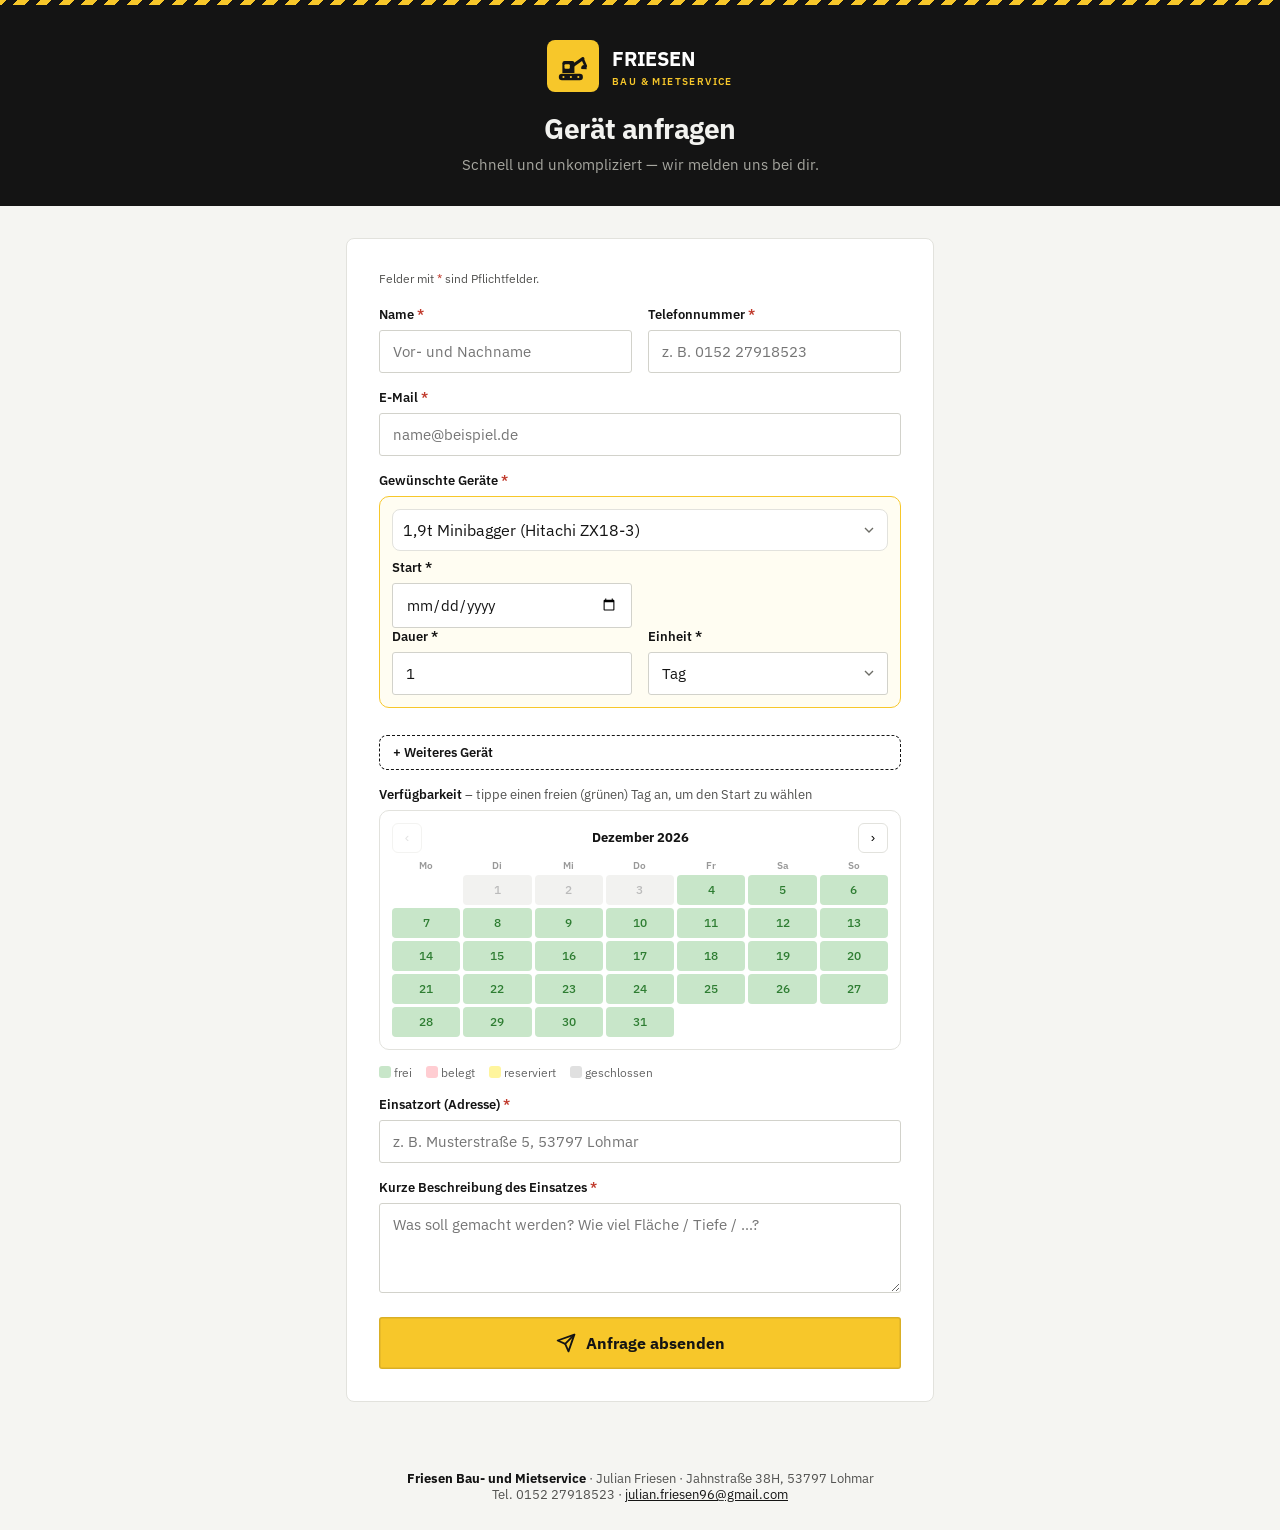
<file: project/contact.html>
<!DOCTYPE html>
<html lang="de">
<head>
<meta charset="utf-8"/>
<meta name="viewport" content="width=device-width, initial-scale=1, viewport-fit=cover"/>
<title>Anfrage stellen — Friesen Bau- &amp; Mietservice</title>
<link rel="icon" type="image/svg+xml" href="favicon.svg"/>
<link rel="apple-touch-icon" href="apple-touch-icon.png"/>
<meta name="theme-color" content="#141414"/>
<meta name="apple-mobile-web-app-capable" content="yes"/>
<meta name="apple-mobile-web-app-title" content="Friesen"/>
<link rel="stylesheet" href="app/theme.css"/>
<style>
  *{box-sizing:border-box;margin:0;padding:0}
  body{font-family:var(--sans);background:var(--paper-2);color:var(--ink);-webkit-font-smoothing:antialiased}
  ::selection{background:var(--yellow);color:var(--ink)}
  .page{min-height:100vh;display:flex;flex-direction:column}

  /* Hero header */
  .hero{background:var(--ink);padding:40px 24px 32px;text-align:center;position:relative;overflow:hidden}
  .hero::before{content:'';position:absolute;top:0;left:0;right:0;height:5px;background-image:repeating-linear-gradient(-45deg,var(--ink) 0 8px,var(--yellow) 8px 16px)}
  .hero-logo{display:inline-flex;align-items:center;gap:13px;margin-bottom:22px}
  .hero-badge{width:52px;height:52px;background:var(--yellow);border-radius:8px;display:grid;place-items:center}
  .hero-name{text-align:left}
  .hero-name h1{color:#fff;font-size:20px;font-weight:700;letter-spacing:-0.01em}
  .hero-name p{color:var(--yellow);font-size:10px;font-weight:600;letter-spacing:.14em;text-transform:uppercase;margin-top:3px}
  .hero-tagline{color:var(--on-dark);font-size:28px;font-weight:700;letter-spacing:-0.02em;line-height:1.1;margin:0}
  .hero-sub{color:var(--on-dark-muted);font-size:15px;margin-top:10px}

  /* Form card */
  .card{background:var(--paper);border:1.5px solid var(--line);border-radius:8px;padding:32px;max-width:620px;width:100%;margin:32px auto}
  .form-grid{display:grid;grid-template-columns:1fr 1fr;gap:16px}
  @media(max-width:560px){.form-grid{grid-template-columns:1fr}.card{padding:20px;margin:16px}}
  .field{display:flex;flex-direction:column;gap:7px}
  .field label{font-size:13px;font-weight:600}
  .field label span{color:var(--danger)}
  input,select,textarea{font:inherit;font-size:14.5px;padding:11px 13px;border:1.5px solid var(--line-2);border-radius:var(--r);background:var(--paper);color:var(--ink);width:100%;outline:none;transition:border-color .12s}
  input:focus,select:focus,textarea:focus{border-color:var(--ink)}
  textarea{resize:vertical;min-height:90px}
  select{appearance:none;background-image:url("data:image/svg+xml,%3Csvg xmlns='http://www.w3.org/2000/svg' width='16' height='16' viewBox='0 0 24 24' fill='none' stroke='%236C6C66' stroke-width='2'%3E%3Cpath d='M6 9l6 6 6-6'/%3E%3C/svg%3E");background-repeat:no-repeat;background-position:right 10px center;padding-right:34px}

  .btn-primary{display:flex;align-items:center;justify-content:center;gap:10px;width:100%;padding:16px;background:var(--yellow);color:var(--ink);border:none;border-radius:var(--r);font:inherit;font-size:16px;font-weight:700;cursor:pointer;box-shadow:inset 0 0 0 1.5px rgba(0,0,0,.12);transition:filter .12s}
  .btn-primary:hover{filter:brightness(1.06)}
  .btn-primary:active{transform:translateY(1px)}
  .btn-primary:disabled{opacity:.5;cursor:not-allowed}

  .divider{display:flex;align-items:center;gap:12px;color:var(--muted);font-size:12px;margin:6px 0}
  .divider::before,.divider::after{content:'';flex:1;height:1px;background:var(--line)}

  .success{text-align:center;padding:40px 24px}
  .success-icon{width:72px;height:72px;background:var(--yellow);border-radius:12px;display:grid;place-items:center;margin:0 auto 18px}
  .success h2{font-size:22px;font-weight:700;letter-spacing:-0.01em}
  .success p{color:var(--muted);font-size:15px;margin-top:8px}
  .success .wa-btn{display:inline-flex;align-items:center;gap:10px;margin-top:22px;padding:14px 24px;background:#25D366;color:#fff;border-radius:var(--r);font:inherit;font-size:15px;font-weight:700;text-decoration:none}

  .footer{text-align:center;padding:28px 16px;color:var(--muted);font-size:12.5px}
  .footer b{color:var(--ink)}
  .hint{font-size:12px;color:var(--muted);margin-top:4px}
  .required-note{font-size:12px;color:var(--muted);margin-bottom:20px}
</style>
</head>
<body>
<div class="page">
  <div class="hero">
    <div class="hero-logo">
      <div class="hero-badge">
        <!-- Bagger SVG -->
        <svg width="34" height="34" viewBox="0 0 48 48" fill="none" aria-hidden="true">
          <rect x="4" y="35" width="34" height="9" rx="4.5" fill="#141414"/>
          <circle cx="10.5" cy="39.5" r="1.5" fill="#F7C72A"/>
          <circle cx="21" cy="39.5" r="1.5" fill="#F7C72A"/>
          <circle cx="31.5" cy="39.5" r="1.5" fill="#F7C72A"/>
          <path d="M9 20 q0-3.2 3.2-3.2 H23 q3 0 3 3 V34 H9 Z" fill="#141414"/>
          <rect x="12" y="21.5" width="7.5" height="6.5" rx="1.4" fill="#F7C72A"/>
          <path d="M24.5 23 L38 13.5" stroke="#141414" stroke-width="4.4" stroke-linecap="round"/>
          <path d="M37.5 14 L42 24" stroke="#141414" stroke-width="3.8" stroke-linecap="round"/>
          <path d="M38.5 22.5 q5.5 0.5 4.8 6.2 l-7.6 -0.6 q-1-3.6 2.8-5.6 Z" fill="#141414"/>
        </svg>
      </div>
      <div class="hero-name">
        <h1>FRIESEN</h1>
        <p>Bau &amp; Mietservice</p>
      </div>
    </div>
    <p class="hero-tagline">Gerät anfragen</p>
    <p class="hero-sub">Schnell und unkompliziert — wir melden uns bei dir.</p>
  </div>

  <div id="formWrap" style="max-width:620px;width:100%;margin:0 auto;padding:0 16px 8px">
    <div class="card">
      <p class="required-note">Felder mit <span style="color:var(--danger)">*</span> sind Pflichtfelder.</p>
      <form id="anfrage" novalidate>
        <div class="form-grid" style="margin-bottom:16px">
          <div class="field">
            <label for="name">Name <span>*</span></label>
            <input id="name" name="name" type="text" placeholder="Vor- und Nachname" required autocomplete="name"/>
          </div>
          <div class="field">
            <label for="phone">Telefonnummer <span>*</span></label>
            <input id="phone" name="phone" type="tel" placeholder="z. B. 0152 27918523" required autocomplete="tel"/>
          </div>
        </div>
        <div class="field" style="margin-bottom:16px">
          <label for="email">E-Mail <span>*</span></label>
          <input id="email" name="email" type="email" placeholder="name@beispiel.de" required autocomplete="email"/>
        </div>
        <div class="field" style="margin-bottom:16px">
          <label>Gewünschte Geräte <span>*</span></label>
          <div id="geraeteRows"></div>
          <button type="button" id="addGeraet" style="margin-top:10px;display:inline-flex;align-items:center;gap:6px;padding:8px 13px;border:1px dashed var(--ink);border-radius:8px;background:transparent;cursor:pointer;font:inherit;font-size:13px;font-weight:600;color:var(--ink)">+ Weiteres Gerät</button>
        </div>
        <div class="field" style="margin-bottom:16px">
          <label>Verfügbarkeit <span id="calHint" style="font-weight:400;color:var(--muted)">– tippe einen freien (grünen) Tag an, um den Start zu wählen</span></label>
          <div id="calWrap" style="border:1px solid #E2E2DD;border-radius:10px;padding:12px;background:#fff;font-size:12px">Bitte zuerst ein Gerät wählen.</div>
          <div style="display:flex;gap:14px;flex-wrap:wrap;font-size:12px;color:#666;margin-top:8px">
            <span><span style="display:inline-block;width:12px;height:12px;border-radius:3px;background:#C8E6C9;vertical-align:-1px"></span> frei</span>
            <span><span style="display:inline-block;width:12px;height:12px;border-radius:3px;background:#FFCDD2;vertical-align:-1px"></span> belegt</span>
            <span><span style="display:inline-block;width:12px;height:12px;border-radius:3px;background:#FFF59D;vertical-align:-1px"></span> reserviert</span>
            <span><span style="display:inline-block;width:12px;height:12px;border-radius:3px;background:#E0E0E0;vertical-align:-1px"></span> geschlossen</span>
          </div>
        </div>
        <div class="field" style="margin-bottom:16px">
          <label for="ort">Einsatzort (Adresse) <span>*</span></label>
          <input id="ort" name="ort" type="text" placeholder="z. B. Musterstraße 5, 53797 Lohmar" required autocomplete="street-address"/>
        </div>
        <div class="field" style="margin-bottom:24px">
          <label for="nachricht">Kurze Beschreibung des Einsatzes <span>*</span></label>
          <textarea id="nachricht" name="nachricht" placeholder="Was soll gemacht werden? Wie viel Fläche / Tiefe / …?" required></textarea>
        </div>
        <button type="submit" class="btn-primary" id="submitBtn">
          <svg width="20" height="20" viewBox="0 0 24 24" fill="none" stroke="currentColor" stroke-width="2.2" stroke-linecap="round" stroke-linejoin="round"><path d="M22 2L11 13"/><path d="M22 2L15 22l-4-9-9-4 20-7z"/></svg>
          Anfrage absenden
        </button>
      </form>
    </div>
  </div>

  <!-- Success state (hidden until submit) -->
  <div id="successWrap" style="display:none;max-width:620px;width:100%;margin:0 auto;padding:0 16px">
    <div class="card">
      <div class="success">
        <div class="success-icon">
          <svg width="36" height="36" viewBox="0 0 24 24" fill="none" stroke="#141414" stroke-width="2.4" stroke-linecap="round" stroke-linejoin="round"><path d="M20 6L9 17l-5-5"/></svg>
        </div>
        <h2>Anfrage eingegangen!</h2>
        <p>Wir haben deine Anfrage erhalten und melden uns schnellstmöglich bei dir.</p>
      </div>
    </div>
  </div>

  <div class="footer">
    <b>Friesen Bau- und Mietservice</b> · Julian Friesen · Jahnstraße 38H, 53797 Lohmar<br/>
    Tel. 0152 27918523 · <a href="mailto:julian.friesen96@gmail.com" style="color:var(--ink)">julian.friesen96@gmail.com</a>
  </div>
</div>

<script>
// Load device list from localStorage or use defaults
const GERAETE_DEFAULT = [
  { id:'bagger',    name:'1,9t Minibagger (Hitachi ZX18-3)' },
  { id:'anhaenger', name:'Plateauanhänger (2.700 kg)' },
  { id:'ruettler',  name:'Betonrüttler' },
];
function loadGeraete() {
  try {
    const db = JSON.parse(localStorage.getItem('friesen_db_v4') || '{}');
    const fl = (db.flotte || []).filter(g => g.kat === 'Maschine' || g.kat === 'Transport');
    return fl.length ? fl : GERAETE_DEFAULT;
  } catch(e) { return GERAETE_DEFAULT; }
}
const geraete = loadGeraete();

// ---- Gerätabhängige Mietdauer (Startdatum + Dauer + Einheit → Enddatum) ----
function geraetById(id){ return geraete.find(g => g.id === id); }
// Wählbare Einheiten = die echten Tarif-Einheiten des Geräts (z. B. Bagger ['Tag'],
// Anhänger ['4 Stunden','8 Stunden','Tag']). Keine kleinere/freie Auswahl.
function verfuegbareEinheiten(g){
  const tar = (g && g.tarif) || [];
  const u = tar.map(t => t.einheit).filter(e => /tag|stunde/i.test(e));
  return u.length ? u : ['Tag'];
}
function addDaysIso(iso, k){ const [y,m,d] = iso.split('-').map(Number); const dt = new Date(y, m-1, d+k); const p = x => String(x).padStart(2,'0'); return dt.getFullYear()+'-'+p(dt.getMonth()+1)+'-'+p(dt.getDate()); }
// Enddatum berechnen – identisch zur App ('Anfrage erstellen'): geschlossene Wochentage zählen bei Tagen nicht mit.
function berechneEnde(von, vonZeit, menge, einheit){
  const n = Math.max(1, Number(menge) || 1);
  if (!von) return { bis: von, bisZeit: vonZeit || '17:00' };
  const db = calDB();
  const mw = db.settings && db.settings.mietWochentage;
  const istMiettag = (iso) => { if (!Array.isArray(mw)) return true; return mw[new Date(iso+'T00:00:00').getDay()] !== false; };
  const stdMatch = /^(\d+)\s*Stunden$/i.exec(String(einheit || ''));
  if (einheit === 'Stunden' || stdMatch) {
    const blockH = stdMatch ? Number(stdMatch[1]) : n;
    const [h, m] = (vonZeit || '08:00').split(':').map(Number);
    const total = h*60 + m + blockH*60;
    const extraDays = Math.floor(total/(24*60));
    const rest = ((total % (24*60)) + 24*60) % (24*60);
    const p = (x) => String(x).padStart(2,'0');
    return { bis: addDaysIso(von, extraDays), bisZeit: p(Math.floor(rest/60)) + ':' + p(rest%60) };
  }
  let cur = von;
  for (let i=0; i<n; i++){ cur = addDaysIso(cur, 1); let guard=0; while(!istMiettag(cur) && guard<31){ cur = addDaysIso(cur, 1); guard++; } }
  return { bis: cur, bisZeit: '17:00' };
}
function fmtDE(iso){ if(!iso) return '—'; const [y,m,d]=iso.split('-'); return d+'.'+m+'.'+y; }
// Prüft, ob im gewünschten Zeitraum [von..bis] ein belegter/reservierter Tag liegt (→ nicht buchbar)
function bereichKonflikt(gid, von, bis){
  if (!gid || !von || !bis) return null;
  const db = calDB();
  const now = new Date(); const todayIso = isoOf(now.getFullYear(), now.getMonth(), now.getDate());
  let cur = von;
  for (let guard=0; guard<400 && cur<=bis; guard++){
    const st = dayStatus(db, gid, cur, todayIso);
    if (st === 'belegt' || st === 'reserviert') return { tag: cur, status: st };
    cur = addDaysIso(cur, 1);
  }
  return null;
}
// ---- Mehrere Geräte je Anfrage: dynamische Zeilen + geteilter Verfügbarkeitskalender ----
let rows = [{ geraetId: (geraete[0] && geraete[0].id) || '', von: '', vonZeit: '08:00', dauer: '1', einheit: 'Tage' }];
let activeRow = 0;
let activeBis = '';
function rowEinheiten(gid){ return verfuegbareEinheiten(geraetById(gid)); }
function renderRows(){
  const wrap = document.getElementById('geraeteRows');
  wrap.innerHTML = '';
  rows.forEach((r, i) => {
    const opts = rowEinheiten(r.geraetId);
    if (opts.indexOf(r.einheit) < 0) r.einheit = opts[0];
    const istStd = /stunden/i.test(r.einheit);   // Stunden-Block → feste Dauer 1
    if (istStd) r.dauer = '1';
    const ende = (r.von && r.dauer) ? berechneEnde(r.von, r.vonZeit, r.dauer, r.einheit) : null;
    const konflikt = ende ? bereichKonflikt(r.geraetId, r.von, ende.bis) : null;
    const card = document.createElement('div');
    card.style.cssText = 'border:1px solid '+(i===activeRow?'#F7C72A':'#E2E2DD')+';border-radius:10px;padding:12px;margin-bottom:10px;background:'+(i===activeRow?'#FFFDF2':'#fff')+';cursor:pointer';
    card.addEventListener('click', () => { if (activeRow!==i){ activeRow=i; renderRows(); renderCal(); } });
    let h = '<div style="display:flex;gap:8px;align-items:center;margin-bottom:8px">';
    h += '<select class="r-geraet" style="flex:1;padding:10px;border:1px solid #E2E2DD;border-radius:8px;font:inherit">'+geraete.map(g=>'<option value="'+g.id+'"'+(g.id===r.geraetId?' selected':'')+'>'+g.name+'</option>').join('')+'</select>';
    if (rows.length>1) h += '<button type="button" class="r-del" title="Entfernen" style="flex:0 0 auto;width:40px;height:40px;border:1px solid #E2E2DD;border-radius:8px;background:#fff;cursor:pointer;font-size:15px">✕</button>';
    h += '</div><div class="form-grid">';
    h += '<div class="field"><label>Start *</label><input class="r-von" type="date" value="'+(r.von||'')+'"/></div>';
    h += '<div class="field" style="'+(istStd?'':'display:none')+'"><label>Startuhrzeit</label><input class="r-vonzeit" type="time" value="'+(r.vonZeit||'08:00')+'"/></div>';
    h += '</div><div class="form-grid">';
    h += '<div class="field" style="'+(istStd?'display:none':'')+'"><label>Dauer *</label><input class="r-dauer" type="number" min="1" step="1" value="'+(r.dauer||'1')+'"/></div>';
    h += '<div class="field"><label>Einheit *</label><select class="r-einheit">'+opts.map(o=>'<option value="'+o+'"'+(o===r.einheit?' selected':'')+'>'+o+'</option>').join('')+'</select></div>';
    h += '</div>';
    if (ende && konflikt) h += '<div style="font-size:13px;color:#C62828;font-weight:600">✗ Nicht verfügbar – am '+fmtDE(konflikt.tag)+' '+(konflikt.status==='belegt'?'belegt':'reserviert')+'. Bitte anderen Zeitraum.</div>';
    else if (ende) h += '<div style="font-size:13px;color:#666">Ende: '+fmtDE(ende.bis)+(istStd?' · '+ende.bisZeit+' Uhr':'')+'</div>';
    card.innerHTML = h;
    card.querySelector('.r-geraet').addEventListener('change', (e)=>{ r.geraetId=e.target.value; const o=rowEinheiten(r.geraetId); if(o.indexOf(r.einheit)<0) r.einheit=o[0]; activeRow=i; renderRows(); renderCal(); });
    card.querySelector('.r-von').addEventListener('change', (e)=>{ r.von=e.target.value; activeRow=i; renderRows(); renderCal(); });
    const vz=card.querySelector('.r-vonzeit'); if(vz) vz.addEventListener('change',(e)=>{ r.vonZeit=e.target.value; renderRows(); renderCal(); });
    card.querySelector('.r-dauer').addEventListener('change',(e)=>{ r.dauer=e.target.value; activeRow=i; renderRows(); renderCal(); });
    card.querySelector('.r-einheit').addEventListener('change',(e)=>{ r.einheit=e.target.value; if(/stunden/i.test(r.einheit)) r.dauer='1'; renderRows(); renderCal(); });
    const del=card.querySelector('.r-del'); if(del) del.addEventListener('click',(e)=>{ e.stopPropagation(); rows.splice(i,1); if(activeRow>=rows.length) activeRow=rows.length-1; renderRows(); renderCal(); });
    wrap.appendChild(card);
  });
  const ar = rows[activeRow]||{};
  const e = (ar.von && ar.dauer) ? berechneEnde(ar.von, ar.vonZeit, ar.dauer, ar.einheit) : null;
  activeBis = e ? e.bis : '';
  const hint = document.getElementById('calHint');
  if (hint) hint.textContent = rows.length>1 ? '– freien Tag für das markierte Gerät antippen' : '– tippe einen freien (grünen) Tag an, um den Start zu wählen';
}
document.getElementById('addGeraet').addEventListener('click', () => {
  rows.push({ geraetId:(geraete[0]&&geraete[0].id)||'', von:'', vonZeit:'08:00', dauer:'1', einheit:'Tage' });
  activeRow = rows.length-1; renderRows(); renderCal();
});
renderRows();

// ---- Verfügbarkeits-/Buchungskalender (3 Monate, klickbar) ----
const MONATE = ['Januar','Februar','März','April','Mai','Juni','Juli','August','September','Oktober','November','Dezember'];
const WTAGE = ['Mo','Di','Mi','Do','Fr','Sa','So'];
const FARBE = { frei:['#C8E6C9','#2E7D32'], belegt:['#FFCDD2','#C62828'], reserviert:['#FFF59D','#8a6d00'], geschlossen:['#E0E0E0','#888'], past:['#F2F2F0','#bbb'] };
function isoOf(y,m,d){ return y+'-'+String(m+1).padStart(2,'0')+'-'+String(d).padStart(2,'0'); }
function calDB(){ try { return JSON.parse(localStorage.getItem('friesen_db_v4')||'{}'); } catch(e){ return {}; } }
function dayStatus(db, gid, iso, todayIso){
  if (iso < todayIso) return 'past';
  const mw = db.settings && db.settings.mietWochentage;
  const dt = new Date(iso+'T00:00:00'); const wd = dt.getDay(); // 0=So
  if (Array.isArray(mw) && mw[wd] === false) return 'geschlossen';
  let belegt=false, reserviert=false;
  const trifft = (item, useBis) => { const gs = (item.geraete && item.geraete.length) ? item.geraete : [item]; return gs.some(x => x.geraetId===gid && x.von && iso>=x.von && iso<=(useBis ? (x.bis||x.von) : x.bis)); };
  (db.auftraege||[]).forEach(a => { if (a.status!=='abgelehnt' && trifft(a, true)) { (['anfrage','angebot'].indexOf(a.status)>=0) ? reserviert=true : belegt=true; } });
  (db.belegungen||[]).forEach(b => { if (b.geraetId===gid && iso>=b.von && iso<=b.bis) belegt=true; });
  (db.angebote||[]).forEach(o => { if (o.geraetId===gid && o.von && o.status==='offen' && iso>=o.von && iso<=(o.bis||o.von)) reserviert=true; });
  (db.anfragen||[]).forEach(an => { if ((an.status==='neu'||an.status==='in-bearbeitung') && trifft(an, true)) reserviert=true; });
  return belegt ? 'belegt' : reserviert ? 'reserviert' : 'frei';
}
let calOffset = 0; // 0 = aktueller Monat; nur vorwärts ab dem aktuellen Monat
function renderCal(){
  const wrap = document.getElementById('calWrap');
  const ar = rows[activeRow] || {};
  const gid = ar.geraetId;
  if (!gid) { wrap.innerHTML = 'Bitte zuerst ein Gerät wählen.'; return; }
  const db = calDB();
  const now = new Date(); const todayIso = isoOf(now.getFullYear(), now.getMonth(), now.getDate());
  const selVon = ar.von || '';
  const selBis = activeBis || selVon;
  const d0 = new Date(now.getFullYear(), now.getMonth()+calOffset, 1);
  const y = d0.getFullYear(), m = d0.getMonth();
  const days = new Date(y, m+1, 0).getDate();
  const lead = (d0.getDay()+6)%7; // Mo=0
  let html = '<div style="display:flex;align-items:center;gap:8px;margin-bottom:6px">'
    + '<button type="button" id="calPrev" '+(calOffset<=0?'disabled':'')+' style="width:30px;height:30px;border:1px solid #E2E2DD;border-radius:6px;background:#fff;cursor:'+(calOffset<=0?'default':'pointer')+';opacity:'+(calOffset<=0?'0.4':'1')+'">‹</button>'
    + '<div style="flex:1;text-align:center;font-weight:700;font-size:13px">'+MONATE[m]+' '+y+'</div>'
    + '<button type="button" id="calNext" style="width:30px;height:30px;border:1px solid #E2E2DD;border-radius:6px;background:#fff;cursor:pointer">›</button>'
    + '</div>';
  html += '<div style="display:grid;grid-template-columns:repeat(7,1fr);gap:3px">';
  WTAGE.forEach(w => { html += '<div style="text-align:center;font-size:10px;color:#999;font-weight:600">'+w+'</div>'; });
  for (let i=0;i<lead;i++) html += '<div></div>';
  for (let d=1; d<=days; d++){
    const iso = isoOf(y,m,d);
    const st = dayStatus(db, gid, iso, todayIso);
    const c = FARBE[st]; const clickable = st==='frei';
    const isSel = !!selVon && iso>=selVon && iso<=selBis;
    html += '<div data-iso="'+iso+'" data-st="'+st+'" title="'+iso+' · '+st+'" style="text-align:center;font-size:12px;line-height:30px;height:30px;border-radius:4px;background:'+c[0]+';color:'+c[1]+';cursor:'+(clickable?'pointer':'default')+';font-weight:'+(isSel?'800':'500')+';outline:'+(isSel?'2px solid #141414':'none')+'">'+d+'</div>';
  }
  html += '</div>';
  wrap.innerHTML = html;
  const prev = document.getElementById('calPrev'); if (prev) prev.addEventListener('click', () => { if (calOffset>0){ calOffset--; renderCal(); } });
  const next = document.getElementById('calNext'); if (next) next.addEventListener('click', () => { calOffset++; renderCal(); });
  wrap.querySelectorAll('[data-st="frei"]').forEach(el => {
    el.addEventListener('click', () => {
      const iso = el.getAttribute('data-iso');
      if (rows[activeRow]) rows[activeRow].von = iso;
      renderRows();
      renderCal();
    });
  });
}
renderCal();

document.getElementById('anfrage').addEventListener('submit', function(e) {
  e.preventDefault();
  const f = e.target;
  const basis = { name: f.name.value.trim(), phone: f.phone.value.trim(), email: f.email.value.trim(), ort: f.ort.value.trim(), nachricht: f.nachricht.value.trim() };
  if (!basis.name || !basis.phone || !basis.email || !basis.ort || !basis.nachricht) { alert('Bitte alle Pflichtfelder ausfüllen.'); return; }
  // Plausibilitätsprüfung der Kontaktdaten (verhindert offensichtlichen Unsinn)
  const reEmail = /^[^\s@]+@[^\s@]+\.[^\s@]{2,}$/;
  const phoneDigits = basis.phone.replace(/\D/g, '');
  if (basis.name.length < 2) { alert('Bitte einen gültigen Namen angeben.'); return; }
  if (!reEmail.test(basis.email)) { alert('Bitte eine gültige E-Mail-Adresse angeben (z. B. name@beispiel.de).'); return; }
  if (phoneDigits.length < 6) { alert('Bitte eine gültige Telefonnummer angeben.'); return; }
  if (basis.ort.length < 6 || !/\d/.test(basis.ort) || !/[a-zäöüß]/i.test(basis.ort)) { alert('Bitte eine vollständige Adresse mit Straße und Hausnummer bzw. PLZ angeben (z. B. Musterstraße 5, 53797 Lohmar).'); return; }
  if (!rows.length || rows.some(r => !r.geraetId || !r.von)) { alert('Bitte für jedes Gerät Start wählen.'); return; }
  // Pro Gerät Ende berechnen + belegten/reservierten Zeitraum sperren
  const geraeteOut = [];
  for (const r of rows) {
    const ende = berechneEnde(r.von, r.vonZeit, r.dauer, r.einheit);
    const konflikt = bereichKonflikt(r.geraetId, r.von, ende.bis);
    if (konflikt) {
      const gname = (geraetById(r.geraetId)||{}).name || 'Gerät';
      alert(gname + ': Der gewünschte Zeitraum enthält einen ' + (konflikt.status === 'belegt' ? 'belegten' : 'reservierten') + ' Tag (' + fmtDE(konflikt.tag) + '). Bitte anderen Zeitraum wählen.');
      return;
    }
    geraeteOut.push({ geraetId: r.geraetId, von: r.von, vonZeit: /stunden/i.test(r.einheit) ? (r.vonZeit||'08:00') : '08:00', dauer: Number(r.dauer)||1, einheit: r.einheit||'Tag', bis: ende.bis, bisZeit: ende.bisZeit });
  }

  // Save to shared localStorage (Mehrgeräte: geraete[] + gespiegelte Primärfelder fürs erste Gerät)
  try {
    const raw = localStorage.getItem('friesen_db_v4');
    const db = raw ? JSON.parse(raw) : {};
    if (!db.anfragen) db.anfragen = [];
    const g0 = geraeteOut[0];
    db.anfragen.unshift({
      id: 'anf' + Date.now(), datum: new Date().toISOString().slice(0,10),
      name: basis.name, phone: basis.phone, kontaktweg: 'formular', email: basis.email,
      geraete: geraeteOut,
      geraetId: g0.geraetId, von: g0.von, vonZeit: g0.vonZeit, dauer: g0.dauer, einheit: g0.einheit, bis: g0.bis, bisZeit: g0.bisZeit,
      ort: basis.ort, nachricht: basis.nachricht, status: 'neu',
    });
    localStorage.setItem('friesen_db_v4', JSON.stringify(db));
  } catch(err) { console.warn('localStorage:', err); }

  // Show success
  document.getElementById('formWrap').style.display = 'none';
  document.getElementById('successWrap').style.display = 'block';
  window.scrollTo(0, 0);
});
</script>
</body>
</html>
</file>
<file: project/app/theme.css>
/* ============================================================
   FRIESEN BAGGERVERLEIH — Industrial Design System
   Schwarz (#141414) · Gelb (#F7C72A) · Weiß · IBM Plex
   ============================================================ */

@import url('https://fonts.googleapis.com/css2?family=IBM+Plex+Sans:wght@400;500;600;700&family=IBM+Plex+Mono:wght@400;500;600&display=swap');

:root {
  /* Ink / dark surfaces */
  --ink:        #141414;
  --ink-2:      #1d1d1c;
  --ink-3:      #262625;
  --ink-line:   rgba(255,255,255,0.10);
  --ink-line-2: rgba(255,255,255,0.16);

  /* Accent */
  --yellow:      #F7C72A;
  --yellow-deep: #E0AC00;
  --yellow-soft: #FBE9A0;
  --yellow-wash: #FDF6DC;

  /* Paper / light surfaces */
  --paper:    #FFFFFF;
  --paper-2:  #F5F5F2;
  --paper-3:  #ECECE8;
  --line:     #E2E2DD;
  --line-2:   #D2D2CB;

  /* Text */
  --text:     #141414;
  --muted:    #525250;
  --muted-2:  #787870;
  --on-dark:  #F2F2EF;
  --on-dark-muted: #A7A7A0;

  /* Status */
  --ok:        #2F7D3A;   /* Bezahlt */
  --ok-wash:   #E7F2E6;
  --open:      #2B6CB0;   /* Offen */
  --open-wash: #E7EFF7;
  --warn:      #D9772B;   /* Überfällig */
  --warn-wash: #FBEDDF;
  --danger:    #C0392B;   /* Mahnung */
  --danger-wash:#FBE7E4;
  --draft:     #8A8A82;   /* Entwurf / Angebot */

  /* Geometry */
  --r:   3px;
  --r-lg: 5px;
  --bd:  1.5px;

  --shadow-sm: 0 1px 2px rgba(20,20,20,0.06);
  --shadow:    0 4px 16px rgba(20,20,20,0.08);
  --shadow-lg: 0 18px 48px rgba(20,20,20,0.16);

  --sans: 'IBM Plex Sans', system-ui, sans-serif;
  --mono: 'IBM Plex Mono', ui-monospace, monospace;
}

/* Hazard-stripe utility (industrial motif, use sparingly) */
.hazard {
  background-image: repeating-linear-gradient(
    -45deg,
    var(--ink) 0 12px,
    var(--yellow) 12px 24px
  );
}
.hazard-thin {
  background-image: repeating-linear-gradient(
    -45deg,
    var(--ink) 0 6px,
    var(--yellow) 6px 12px
  );
}

* { box-sizing: border-box; }

.mono { font-family: var(--mono); font-feature-settings: "tnum" 1; }

/* Uppercase tracked micro-label */
.kicker {
  font-family: var(--mono);
  font-size: 11px;
  font-weight: 500;
  letter-spacing: 0.14em;
  text-transform: uppercase;
}
</file>
